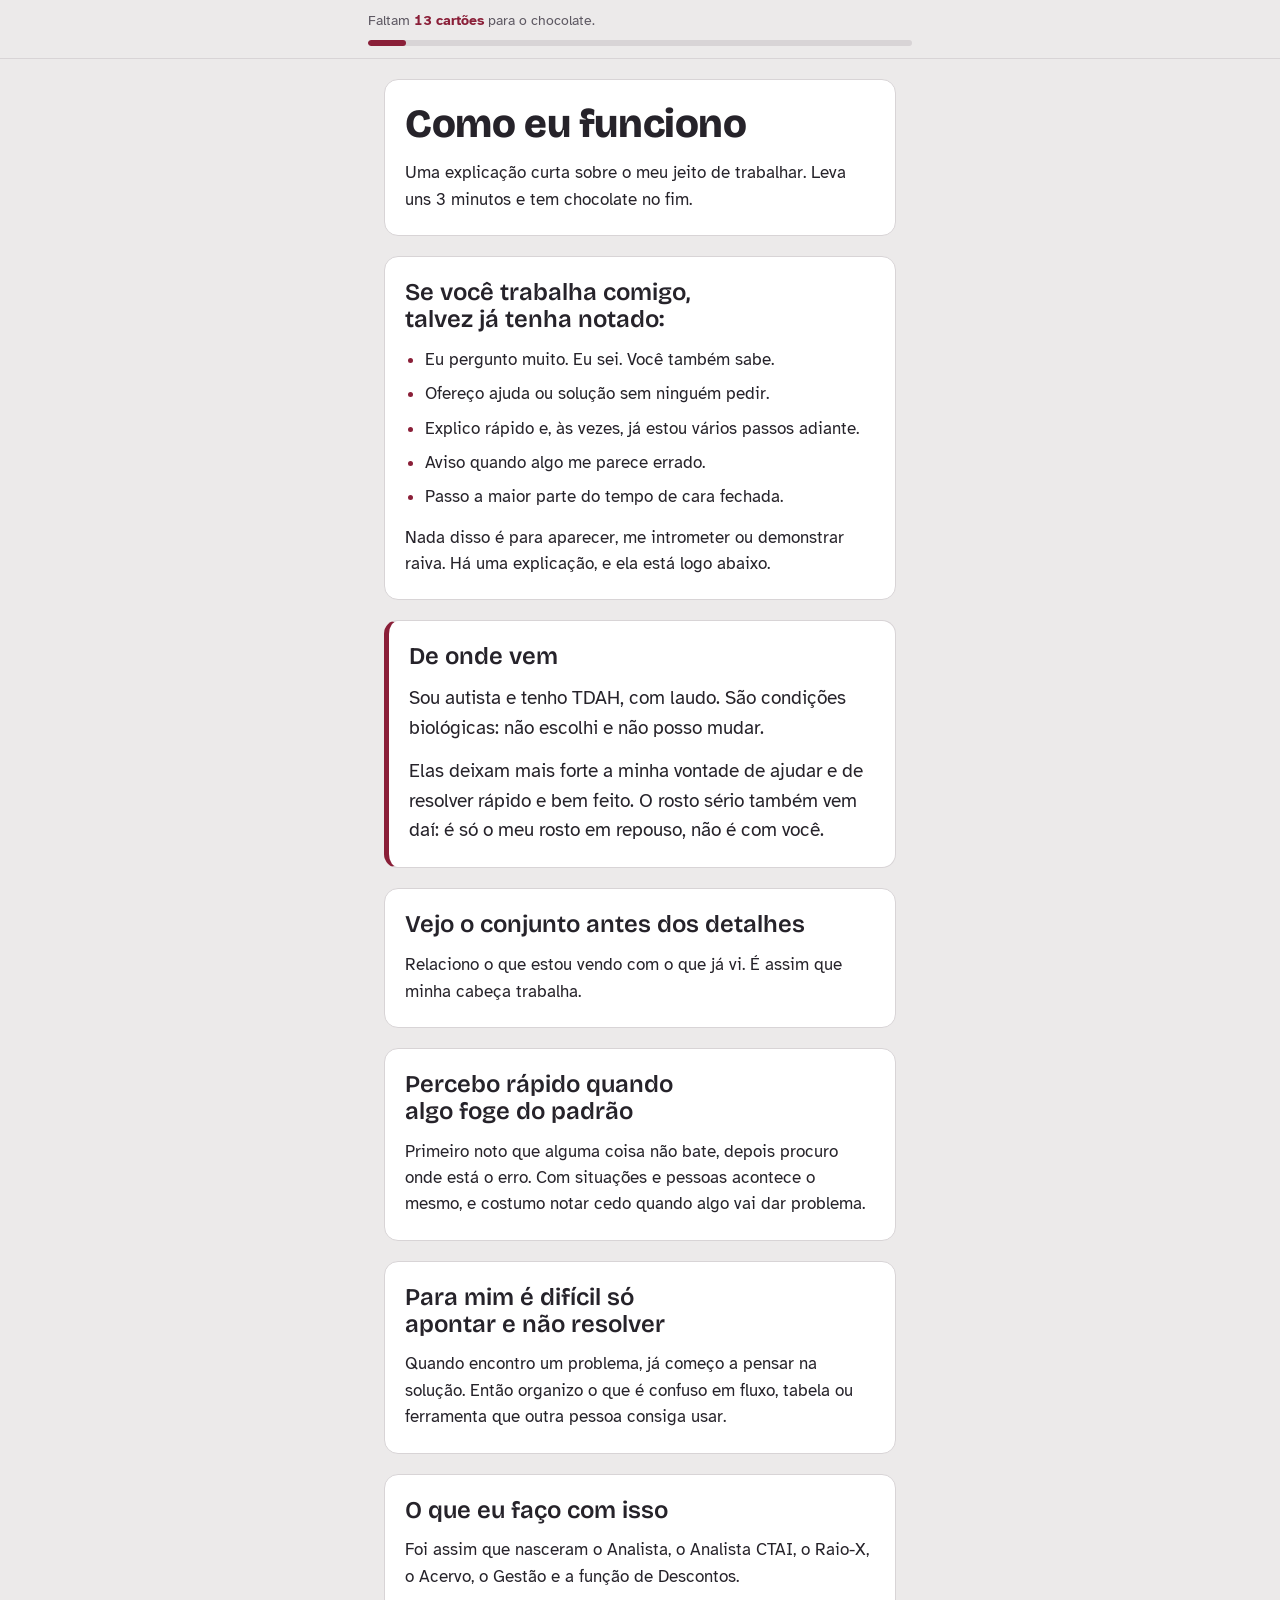
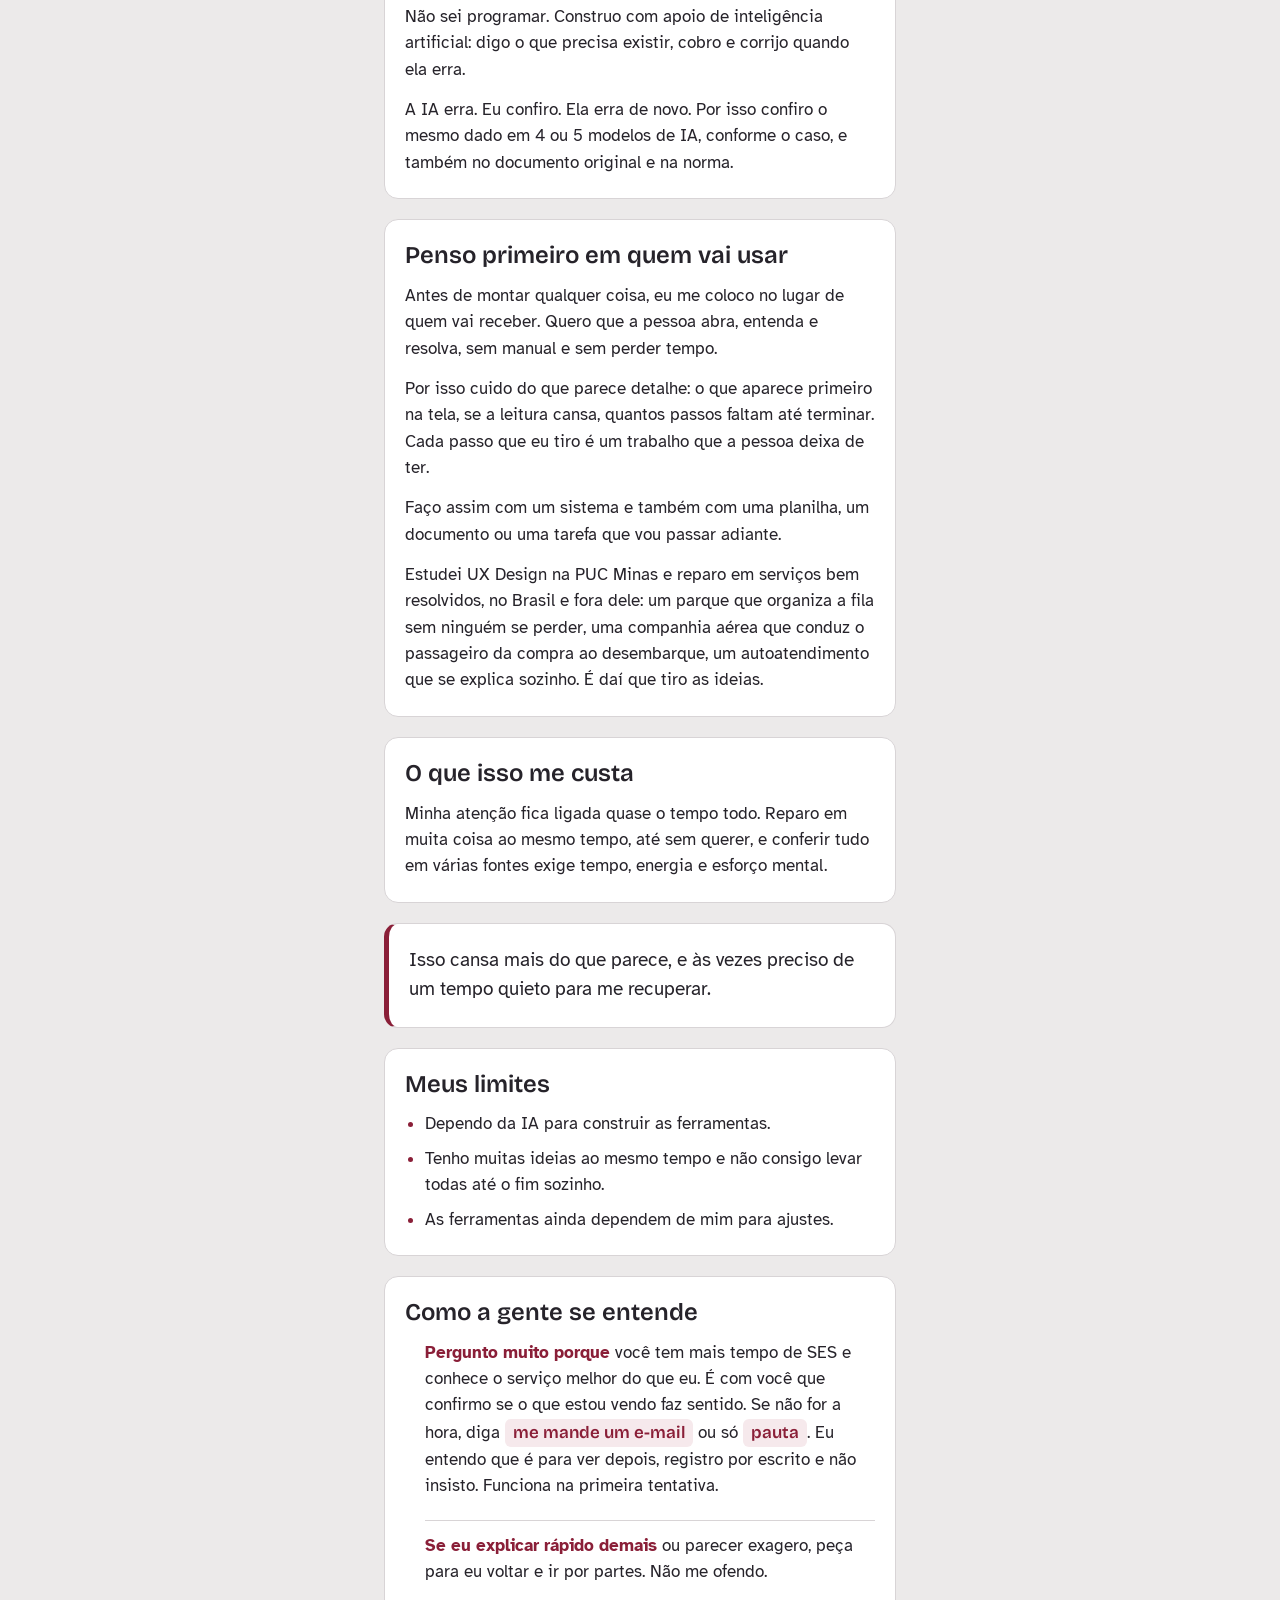
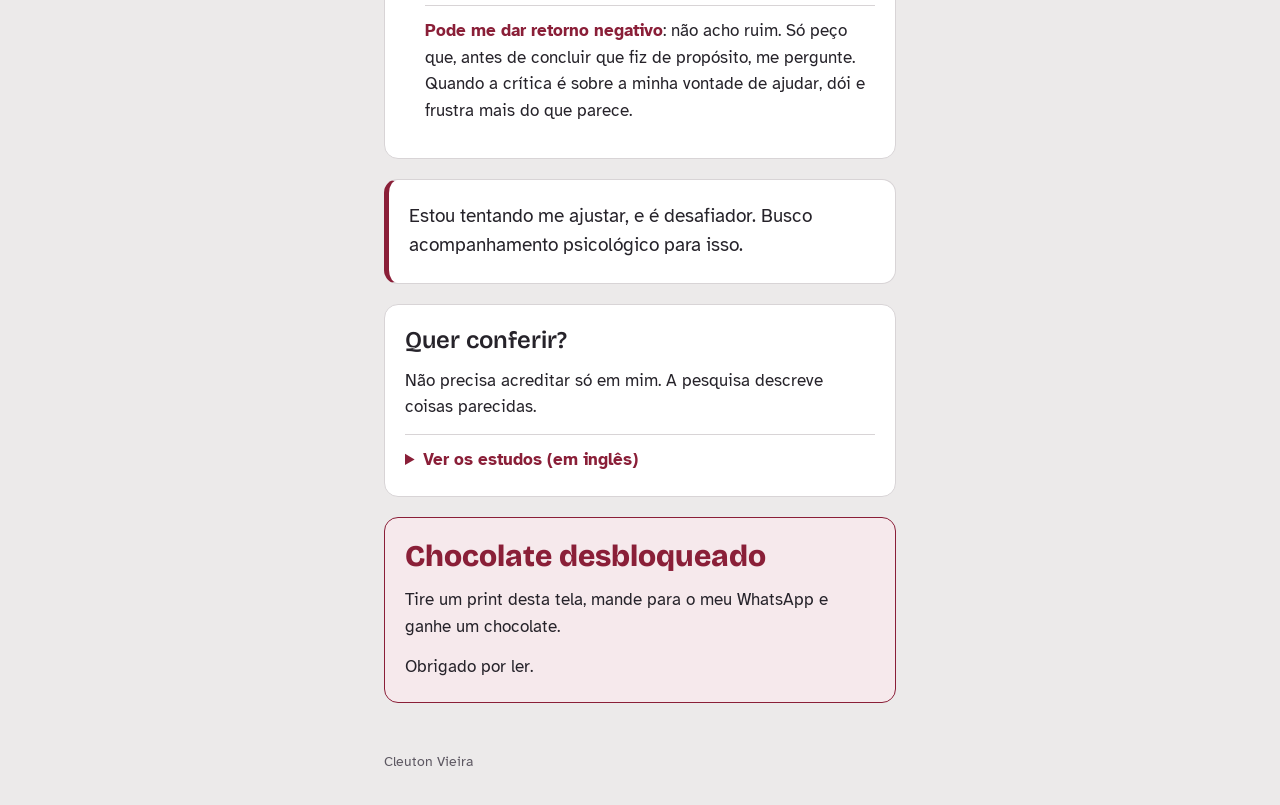
<file: como-eu-funciono/index.html>
<!DOCTYPE html>
<html lang="pt-BR">
<head>
<meta charset="utf-8">
<meta name="viewport" content="width=device-width, initial-scale=1">
<title>Como eu funciono</title>
<link rel="preconnect" href="https://fonts.googleapis.com">
<link rel="preconnect" href="https://fonts.gstatic.com" crossorigin>
<link href="https://fonts.googleapis.com/css2?family=Atkinson+Hyperlegible:ital,wght@0,400;0,700;1,400&family=Bricolage+Grotesque:opsz,wght@12..96,600;12..96,800&display=swap" rel="stylesheet">
<style>
/* Layout: uma coluna de cartões para ler no celular, com uma faixa fixa no topo
   que conta quantos cartões faltam para o chocolate. */
:root{
  --fundo:#eceaea;
  --cartao:#ffffff;
  --tinta:#26232a;
  --tinta-suave:#5d5862;
  --linha:#d8d4d6;
  --bordo:#8a1f38;
  --bordo-fundo:#f6e9ec;
  --display:"Bricolage Grotesque","Trebuchet MS",Verdana,sans-serif;
  --corpo:"Atkinson Hyperlegible",Verdana,"Segoe UI",sans-serif;
  color-scheme:light;
}
@media (prefers-color-scheme:dark){
  :root:not([data-theme="light"]){
    --fundo:#19171b;
    --cartao:#242127;
    --tinta:#efecee;
    --tinta-suave:#b3adb6;
    --linha:#3a363e;
    --bordo:#e58a9d;
    --bordo-fundo:#35212a;
    color-scheme:dark;
  }
}
:root[data-theme="dark"]{
  --fundo:#19171b;
  --cartao:#242127;
  --tinta:#efecee;
  --tinta-suave:#b3adb6;
  --linha:#3a363e;
  --bordo:#e58a9d;
  --bordo-fundo:#35212a;
  color-scheme:dark;
}
*{box-sizing:border-box}
html{scroll-behavior:smooth;scroll-padding-top:64px}
body{margin:0;background:var(--fundo);color:var(--tinta);font-family:var(--corpo);font-size:1.0625rem;line-height:1.55}
img{max-width:100%;height:auto;display:block}
a{color:var(--bordo)}
a:focus-visible,summary:focus-visible{outline:3px solid var(--bordo);outline-offset:3px;border-radius:4px}

.faixa{position:sticky;top:0;z-index:5;background:var(--fundo);border-bottom:1px solid var(--linha);padding:10px 16px 12px}
.faixa-dentro{max-width:34rem;margin:0 auto;display:grid;gap:8px}
.faixa-texto{font-size:.875rem;color:var(--tinta-suave);font-variant-numeric:tabular-nums}
.faixa-texto strong{color:var(--bordo)}
.trilho{height:6px;border-radius:3px;background:var(--linha);overflow:hidden}
.avanco{height:100%;width:0;background:var(--bordo);border-radius:3px;transition:width .25s ease}

main{max-width:34rem;margin:0 auto;padding:20px 16px 48px;display:grid;gap:20px}
.cartao{background:var(--cartao);border:1px solid var(--linha);border-radius:14px;padding:22px 20px;display:grid;gap:14px}
.cartao h1,.cartao h2{font-family:var(--display);margin:0;text-wrap:balance;line-height:1.12}
.cartao h1{font-size:2.5rem;font-weight:800;letter-spacing:-.01em}
.cartao h2{font-size:1.5rem;font-weight:600}
.cartao p{margin:0}
.cartao ul{margin:0;padding-left:1.15em;display:grid;gap:8px}
.cartao li::marker{color:var(--bordo)}
.suave{color:var(--tinta-suave)}

figure{margin:0;display:grid;gap:8px}
figure img{border-radius:10px;width:100%}
figure.alta img{max-height:26rem;object-fit:cover;object-position:center top}
figcaption{font-size:.9375rem;font-style:italic;color:var(--tinta-suave);border-left:3px solid var(--bordo);padding-left:10px}

.serio{border-left:5px solid var(--bordo)}
.serio p{font-size:1.1875rem}
.entende{list-style:none;padding:0}
.entende li{padding:12px 0;border-top:1px solid var(--linha)}
.entende li:first-child{border-top:0;padding-top:0}
.entende strong{color:var(--bordo)}
.chave{display:inline-block;font-family:var(--display);font-weight:600;background:var(--bordo-fundo);color:var(--bordo);padding:1px 8px;border-radius:6px}

details{border-top:1px solid var(--linha);padding-top:12px}
summary{cursor:pointer;font-weight:700;color:var(--bordo)}
details ul{margin-top:12px;font-size:1rem}

.premio{background:var(--bordo-fundo);border-color:var(--bordo)}
.premio h2{color:var(--bordo);font-size:1.875rem;font-weight:800}
footer{max-width:34rem;margin:0 auto;padding:0 16px 32px;font-size:.875rem;color:var(--tinta-suave)}
@media (prefers-reduced-motion:reduce){html{scroll-behavior:auto}.avanco{transition:none}}
</style>
</head>
<body>

<div class="faixa" role="status" aria-live="polite">
  <div class="faixa-dentro">
    <div class="faixa-texto" id="faixa-texto">Role até o fim: tem chocolate.</div>
    <div class="trilho"><div class="avanco" id="avanco"></div></div>
  </div>
</div>

<main>

<section class="cartao">
  <h1>Como eu funciono</h1>
  <p>Uma explicação curta sobre o meu jeito de trabalhar. Leva uns 3 minutos e tem chocolate no fim.</p>
</section>

<section class="cartao">
  <h2>Se você trabalha comigo, talvez já tenha notado:</h2>
  <ul>
    <li>Eu pergunto muito. Eu sei. Você também sabe.</li>
    <li>Ofereço ajuda ou solução sem ninguém pedir.</li>
    <li>Explico rápido e, às vezes, já estou vários passos adiante.</li>
    <li>Aviso quando algo me parece errado.</li>
    <li>Passo a maior parte do tempo de cara fechada.</li>
  </ul>
  <p>Nada disso é para aparecer, me intrometer ou demonstrar raiva. Há uma explicação, e ela está logo abaixo.</p>
</section>

<section class="cartao serio">
  <h2>De onde vem</h2>
  <p>Sou autista e tenho TDAH, com laudo. São condições biológicas: não escolhi e não posso mudar.</p>
  <p>Elas deixam mais forte a minha vontade de ajudar e de resolver rápido e bem feito. O rosto sério também vem daí: é só o meu rosto em repouso, não é com você.</p>
</section>

<section class="cartao">
  <h2>Vejo o conjunto antes dos detalhes</h2>
  <p>Relaciono o que estou vendo com o que já vi. É assim que minha cabeça trabalha.</p>
</section>

<section class="cartao">
  <h2>Percebo rápido quando algo foge do padrão</h2>
  <p>Primeiro noto que alguma coisa não bate, depois procuro onde está o erro. Com situações e pessoas acontece o mesmo, e costumo notar cedo quando algo vai dar problema.</p>
</section>

<section class="cartao">
  <h2>Para mim é difícil só apontar e não resolver</h2>
  <p>Quando encontro um problema, já começo a pensar na solução. Então organizo o que é confuso em fluxo, tabela ou ferramenta que outra pessoa consiga usar.</p>
</section>

<section class="cartao">
  <h2>O que eu faço com isso</h2>
  <p>Foi assim que nasceram o Analista, o Analista CTAI, o Raio-X, o Acervo, o Gestão e a função de Descontos.</p>
  <p>Não sei programar. Construo com apoio de inteligência artificial: digo o que precisa existir, cobro e corrijo quando ela erra.</p>
  <p>A IA erra. Eu confiro. Ela erra de novo. Por isso confiro o mesmo dado em 4 ou 5 modelos de IA, conforme o caso, e também no documento original e na norma.</p>
</section>

<section class="cartao">
  <h2>Penso primeiro em quem vai usar</h2>
  <p>Antes de montar qualquer coisa, eu me coloco no lugar de quem vai receber. Quero que a pessoa abra, entenda e resolva, sem manual e sem perder tempo.</p>
  <p>Por isso cuido do que parece detalhe: o que aparece primeiro na tela, se a leitura cansa, quantos passos faltam até terminar. Cada passo que eu tiro é um trabalho que a pessoa deixa de ter.</p>
  <p>Faço assim com um sistema e também com uma planilha, um documento ou uma tarefa que vou passar adiante.</p>
  <p>Estudei UX Design na PUC Minas e reparo em serviços bem resolvidos, no Brasil e fora dele: um parque que organiza a fila sem ninguém se perder, uma companhia aérea que conduz o passageiro da compra ao desembarque, um autoatendimento que se explica sozinho. É daí que tiro as ideias.</p>
</section>

<section class="cartao">
  <h2>O que isso me custa</h2>
  <p>Minha atenção fica ligada quase o tempo todo. Reparo em muita coisa ao mesmo tempo, até sem querer, e conferir tudo em várias fontes exige tempo, energia e esforço mental.</p>
</section>

<section class="cartao serio">
  <p>Isso cansa mais do que parece, e às vezes preciso de um tempo quieto para me recuperar.</p>
</section>

<section class="cartao">
  <h2>Meus limites</h2>
  <ul>
    <li>Dependo da IA para construir as ferramentas.</li>
    <li>Tenho muitas ideias ao mesmo tempo e não consigo levar todas até o fim sozinho.</li>
    <li>As ferramentas ainda dependem de mim para ajustes.</li>
  </ul>
</section>

<section class="cartao">
  <h2>Como a gente se entende</h2>
  <ul class="entende">
    <li><strong>Pergunto muito porque</strong> você tem mais tempo de SES e conhece o serviço melhor do que eu. É com você que confirmo se o que estou vendo faz sentido. Se não for a hora, diga <span class="chave">me mande um e-mail</span> ou só <span class="chave">pauta</span>. Eu entendo que é para ver depois, registro por escrito e não insisto. Funciona na primeira tentativa.</li>
    <li><strong>Se eu explicar rápido demais</strong> ou parecer exagero, peça para eu voltar e ir por partes. Não me ofendo.</li>
    <li><strong>Pode me dar retorno negativo</strong>: não acho ruim. Só peço que, antes de concluir que fiz de propósito, me pergunte. Quando a crítica é sobre a minha vontade de ajudar, dói e frustra mais do que parece.</li>
  </ul>
</section>

<section class="cartao serio">
  <p>Estou tentando me ajustar, e é desafiador. Busco acompanhamento psicológico para isso.</p>
</section>

<section class="cartao">
  <h2>Quer conferir?</h2>
  <p>Não precisa acreditar só em mim. A pesquisa descreve coisas parecidas.</p>
  <details>
    <summary>Ver os estudos (em inglês)</summary>
    <ul>
      <li>O desentendimento entre autistas e não autistas acontece dos dois lados da conversa. <a href="https://kar.kent.ac.uk/62639">Milton, 2012</a></li>
      <li>Quem não é autista forma impressão pior sobre pessoas autistas em poucos instantes, e a causa está no jeito, não na inteligência nem na confiabilidade. <a href="https://pmc.ncbi.nlm.nih.gov/articles/PMC5286449">Sasson e colegas, 2017</a></li>
      <li>O rosto de pessoas autistas mostra expressão com menos frequência e por menos tempo. <a href="https://pubmed.ncbi.nlm.nih.gov/30393953/">Trevisan e colegas, 2018</a></li>
      <li>A busca intensa por regras e padrões é apontada como fonte de talento no autismo. <a href="https://pmc.ncbi.nlm.nih.gov/articles/PMC2677592">Baron-Cohen e colegas, 2009</a></li>
      <li>Autistas relatam como pontos fortes no trabalho a atenção aos detalhes, o senso moral e a habilidade técnica. <a href="https://pmc.ncbi.nlm.nih.gov/articles/PMC8992926">Cope e Remington, 2022</a></li>
      <li>Adultos autistas descrevem exaustão crônica e menor tolerância a estímulos. <a href="https://pdxscholar.library.pdx.edu/socwork_fac/378">Raymaker e colegas, 2020</a></li>
      <li>Quem tem TDAH convive, ao longo da vida, com mais dificuldade para regular emoções. <a href="https://pmc.ncbi.nlm.nih.gov/articles/PMC4282137">Shaw e colegas, 2014</a></li>
    </ul>
  </details>
</section>

<section class="cartao premio" id="chocolate">
  <h2>Chocolate desbloqueado</h2>
  <p>Tire um print desta tela, mande para o meu WhatsApp e ganhe um chocolate.</p>
  <p>Obrigado por ler.</p>
</section>

</main>

<footer>Cleuton Vieira</footer>

<script>
(function(){
  var cartoes = Array.prototype.slice.call(document.querySelectorAll('main .cartao'));
  var texto = document.getElementById('faixa-texto');
  var avanco = document.getElementById('avanco');
  var total = cartoes.length;
  function atualizar(){
    var meio = window.innerHeight * 0.5;
    var atual = 0;
    for (var i = 0; i < total; i++){
      if (cartoes[i].getBoundingClientRect().top <= meio) atual = i;
    }
    var noFim = (window.innerHeight + window.scrollY) >= (document.documentElement.scrollHeight - 4);
    if (noFim) atual = total - 1;
    var faltam = total - 1 - atual;
    avanco.style.width = Math.round((atual / (total - 1)) * 100) + '%';
    if (faltam === 0){
      texto.innerHTML = '<strong>Chocolate desbloqueado.</strong>';
    } else if (faltam === 1){
      texto.innerHTML = 'Falta <strong>1 cartão</strong> para o chocolate.';
    } else {
      texto.innerHTML = 'Faltam <strong>' + faltam + ' cartões</strong> para o chocolate.';
    }
  }
  window.addEventListener('scroll', atualizar, {passive:true});
  window.addEventListener('resize', atualizar);
  atualizar();
})();
</script>
</body>
</html>
</file>
